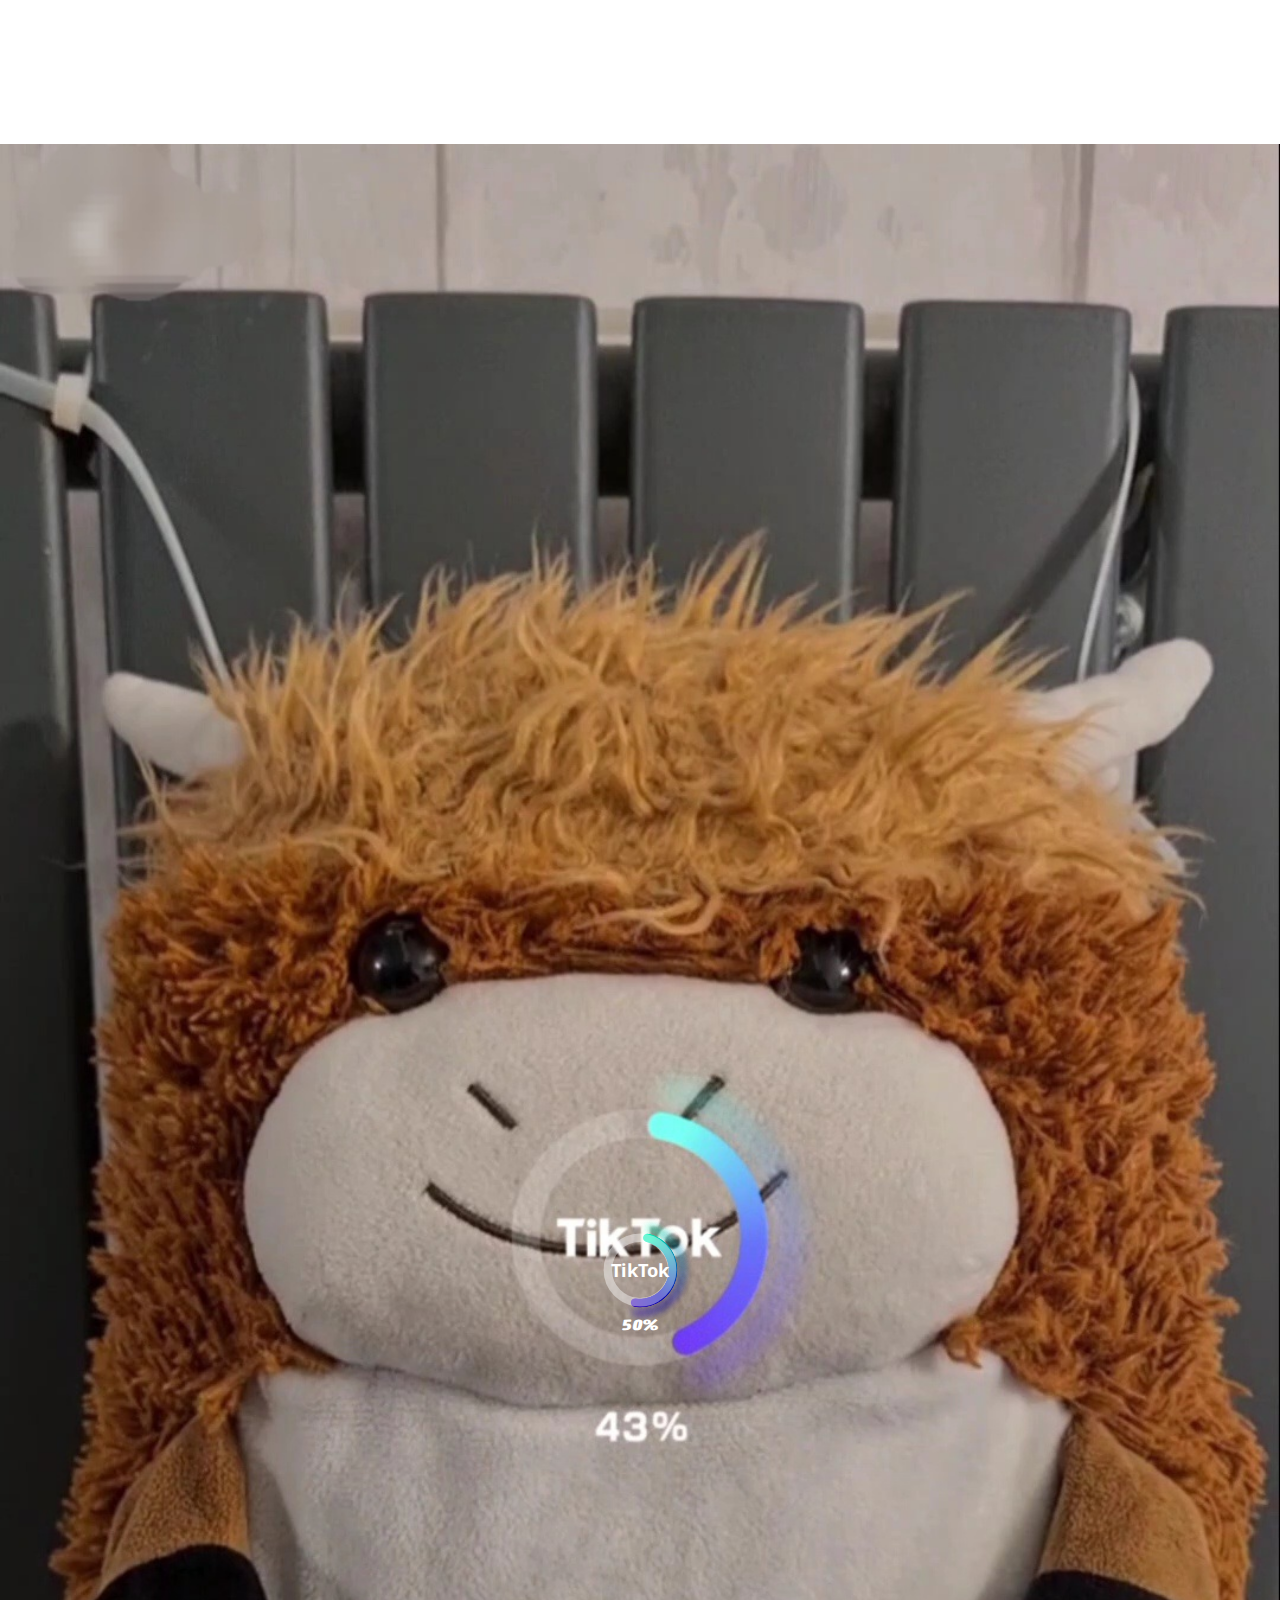
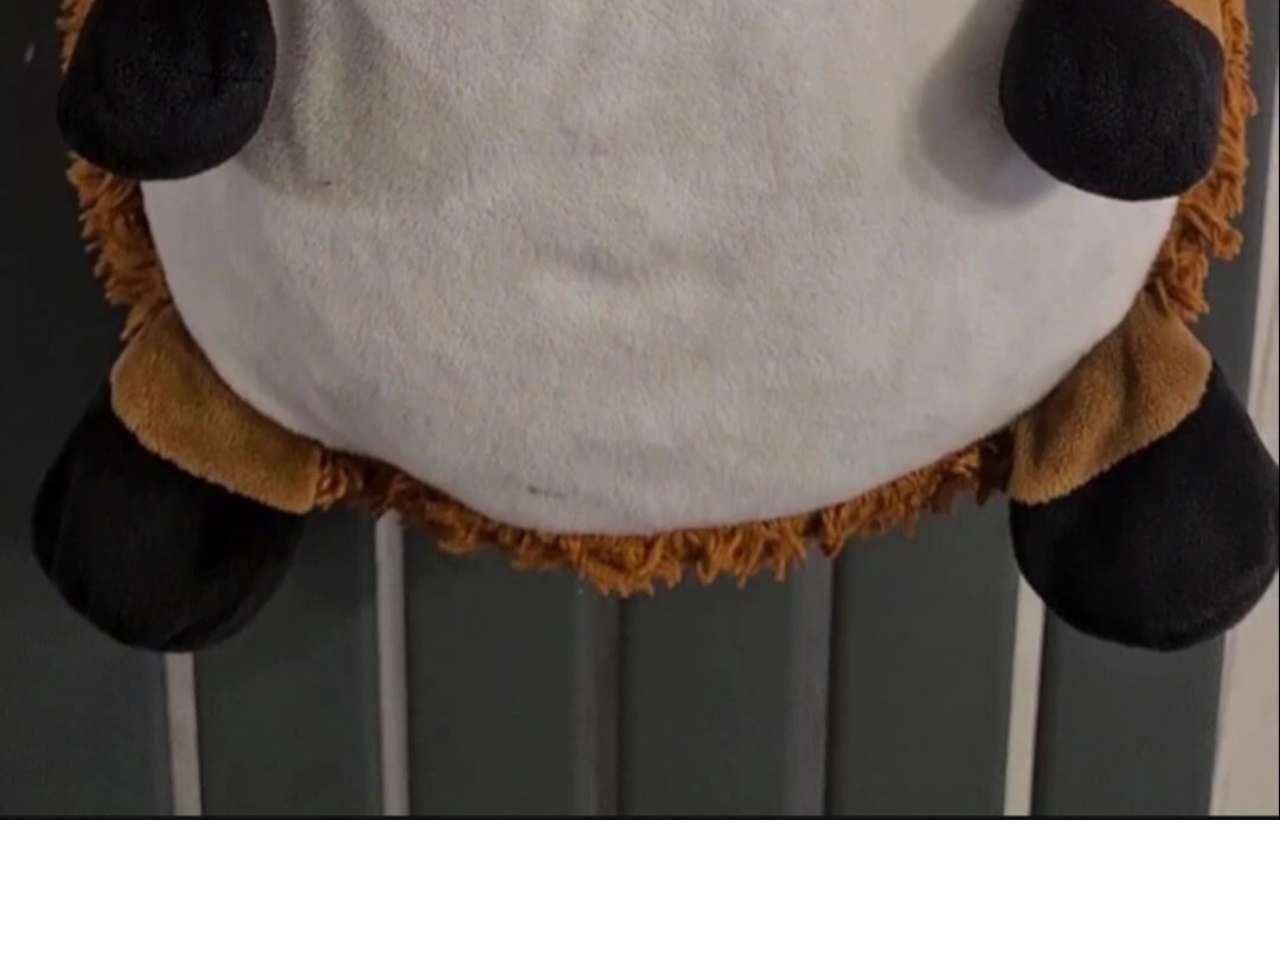
<file: index.html>
<html><!DOCTYPE html><html lang="en"><head>	<meta charset="UTF-8">	<meta http-equiv="X-UA-Compatible" content="IE=edge">	<meta name="viewport" content="width=device-width, initial-scale=1.0">	<title>Document</title>	<link rel="preconnect" href="https://fonts.googleapis.com">	<link rel="preconnect" href="https://fonts.gstatic.com" crossorigin>	<link href="https://fonts.googleapis.com/css2?family=Contrail+One&display=swap" rel="stylesheet">	<link href="https://fonts.googleapis.com/css2?family=Contrail+One&family=Noto+Sans:wght@700&display=swap"		rel="stylesheet"></head><style>	@import url('https://fonts.googleapis.com/css2?family=Contrail+One&family=Noto+Sans:wght@700&display=swap');	@import url('https://fonts.googleapis.com/css2?family=Contrail+One&display=swap');</style><style>	* {		/*border:1px solid white;*/	}	.ctrlpanel {		position: absolute;		top:0px;	}	body {				background: transparent;		background:black;background: url('Zz2.jpg'); background-size: cover;		background-size: 100% auto;		background-position: center;		background-repeat: no-repeat;				background-repeat: no-repeat;	}	details {		border: 1px solid black;		padding: 20px;	}	.uu {		opacity: 1;		/* background: #00000088; */		background-position: center;		position: absolute;		margin:50% auto 50% auto;		padding: 0px;		width: 110px;		height: 110px;		border-radius: 100%;	}	.graycircle {		opacity: 1;		background-position: center;		position: absolute;		margin:50% auto 50% auto;		text-align:center;		padding: 40px;		border-radius: 100%;		border: 12.5px solid #ffffff6f;		z-index: 2;	}	.textlogo {		font-family: Noto Sans;		opacity: 1;		margin:50% auto 50% auto;		text-align:center;		width:100%;height:100%;				color: white;		font-weight: bold;		font-size: 26px;		z-index: 1;	}	.uu2 {		font-family: Helvetica;		background: #ff000088;		position: absolute;		top: 2%;		left: 47%;		padding: 0px;		width: 12px;		height: 12px;		border-radius: 100%;		box-shadow: 0px -14px 10px 0px cyan	}	.rtrrall {		border-radius: 100%;		border: inset 12px solid gray;		width: 100%;		height: 100%;		transform-origin: centre;		transform: rotateZ(0deg);	}	.rtrr {		position: absolute;		width: 100%;		height: 100%;		transform-origin: centre;		transform: rotateZ(5deg);	}	.rtrr4 {		position: absolute;		width: 100%;		height: 100%;		transform-origin: centre;		transform: rotateZ(10deg);	}	.perc {		font-family: Contrail One;		/* text-align: center; */		/* text-align: justify; */		opacity: 1;		position: absolute;		top: 84px;	margin:50% auto 50% auto;		padding: 0;		border-radius: 100%;		color: white;		font-weight: bold;		font-size: 22px;		z-index: 1;transform-origin: centre;		transform: scaleY(0.85) scaleX(1.5);	}	.container {		position: relative;		top:-12px;		margin:50% auto 50% auto;		transform-origin: center;		transform: scale(0.7);width: 100%;heigth:100%;   display: flex;   flex-direction: row;   flex-wrap: wrap;   justify-content: center;   align-items: center;background: url('Zz.jpg'); background: transparent;		background-position: center;		background-repeat: no-repeat;		background-size: cover;		background-repeat: no-repeat;	}	.wh {		color: white;	}</style><body><div id=ctrlpanel style="display:none;">		<input class=ctrl min=0 max=100 id=speedinput type=range value=0>		<input class=ctrl min=0 max=100 id=vdeg type=range oninput=bbb()>		<input type="file" id="beforeAI"><span class="wh">-before AI</span>	</div>	<div class="container">		<span id=textlogo class=textlogo>TikTok</span>		<span id=graycircle class=graycircle></span>		<span id=rtrall class=uu>			<div id=rtralla class=rtrrall>			</div>		</span>		<span id=perc class=perc>99%</span>	</div>		<script>		dce = (x, y) => {			let oo = document.createElement(y);			x.append(oo);			return oo;		}stopped = false;		bbbtimeoutID = 999;		StepAngle = 2;		howManySteps = 0;		let vda = 0;		vdainc = 5;		GrayRGBA = [200, 200, 200, 0.05].join();		gindex = 0;		somenumber = 0;		perc.innerText = "0%";		function bbbrot() {			let vd = vdeg.value;			vda += vdainc;			console.log(vd);			rtrall.style.transform = "rotateZ(" + vda + "deg)";			//setTimeout(bbb,50);		}	function mf(x,places=0){let placesfactor = 10**places;return Math.floor(x*placesfactor)/placesfactor;    }   		floor = x => Math.floor(x)		maxAngle = 347		maxAngle = 347		minAngle = 8overTheMaxAngle=360*7;		allSteps = [];		function addStepsOnCircle() {			for (x = maxAngle+overTheMaxAngle; x > minAngle; x -= StepAngle) {				magfac = 1.3;				howManySteps++;				let rtrel = dce(rtralla, "div");				rtrel.className = "rtrr4"				let vd = x;				let fract = x * magfac / maxAngle;				rtrel.style.transform = "rotateZ(" + vd + "deg)";				let span = dce(rtrel, "span");				// We reduce green to zero first (0 at 50% gradient), then we increase red				span.className = "uu2";				let R, G, B = 0;				if (fract < 0.5) {					G = 255 - floor(fract * 255) * 2;					R = 0;					B = 180;				}				else if (fract < magfac) {					R = floor((fract - .5) * 1 * 255);					G = 0;					B = 180;				}				else {					R = 230 - Math.sin((fract - magfac) * 5) * 128;					G = -0 + Math.sin((fract - magfac) * 3) * 128;					B = 180 + Math.sin((fract - magfac) * 2) * 128;					// Math.abs(180 - floor((fract) * 1 * 255));					span.style.padding = mf((fract - magfac),2);					sdl = [						0,//mf((fract - magfac) * 0,2),						mf((fract - magfac) * -20,2),						mf((fract - magfac) * 4,2)					].join("px,") + "px"					console.log(sdl);					span.style.transform =						"perspective(100px) translate3d(" + sdl + ")"					"scale(" + mf((1 + (fract - magfac)) * 2,2) + ")";					// span.style.zIndex = Math.floor(fract * 1000) + "";				}				console.log([R, G, B]);				let BG = 'rgba(' + [R, G, B].join() + ',1)';				span.originalBG = BG;				span.style.background = BG;				span.style.boxShadow = "0px -14px 10px 0px "					+ 'rgba(' + [R, G, B, 0.13].join() + ')';				allSteps.push(span);				vdeg.max = allSteps.length;				gindex = allSteps.length;			}			bbb();		}		function displayProgress(cur, max) {			let prc = 100 - Math.floor(cur*StepAngle/360* max * 100);prc = mf(((max - cur)*2/360)*100);			perc.innerText = prc + "%";			for (i = 0; i < vdeg.max; i++) {				el = allSteps[i]				if (i > cur) {					el.style.display = '';				}				else {					el.style.display = 'none';				}			}		}		function bbb() {if(stopped) return;			let as = allSteps;			let vd = vdeg.value;			displayProgress(vd, vdeg.max);			clearTimeout(bbbtimeoutID);if (vd > 0){			bbbtimeoutID = setTimeout(xx => { somenumber++; vdeg.value = vdeg.max - somenumber; bbb() }, parseInt(speedinput.value))}		}		graycircle.addEventListener('click', xx => {			if (ctrlpanel.style.display != 'none') {				ctrlpanel.style.display = 'none';				stopped=false;				bbbtimeoutID = setTimeout(bbb,500);			} else {								somenumber = 0;				vdeg.value = vdeg.max - somenumber;				displayProgress(vdeg.max, vdeg.max);				clearTimeout(bbbtimeoutID);				ctrlpanel.style.display = '';stopped = true;			}		});		document.getElementById('beforeAI').onchange = function (e) {			var file = e.target.files[0];			var reader = new FileReader();			reader.onloadend = function () {				document.body.style.backgroundImage = "url(" + reader.result + ")";				document.getElementById('unselect-image').style.display = "inline";			}			if (file) {				reader.readAsDataURL(file);			}		}		addStepsOnCircle()		vdeg.addEventListener('oninput', bbb);	</script></body></html>
</file>
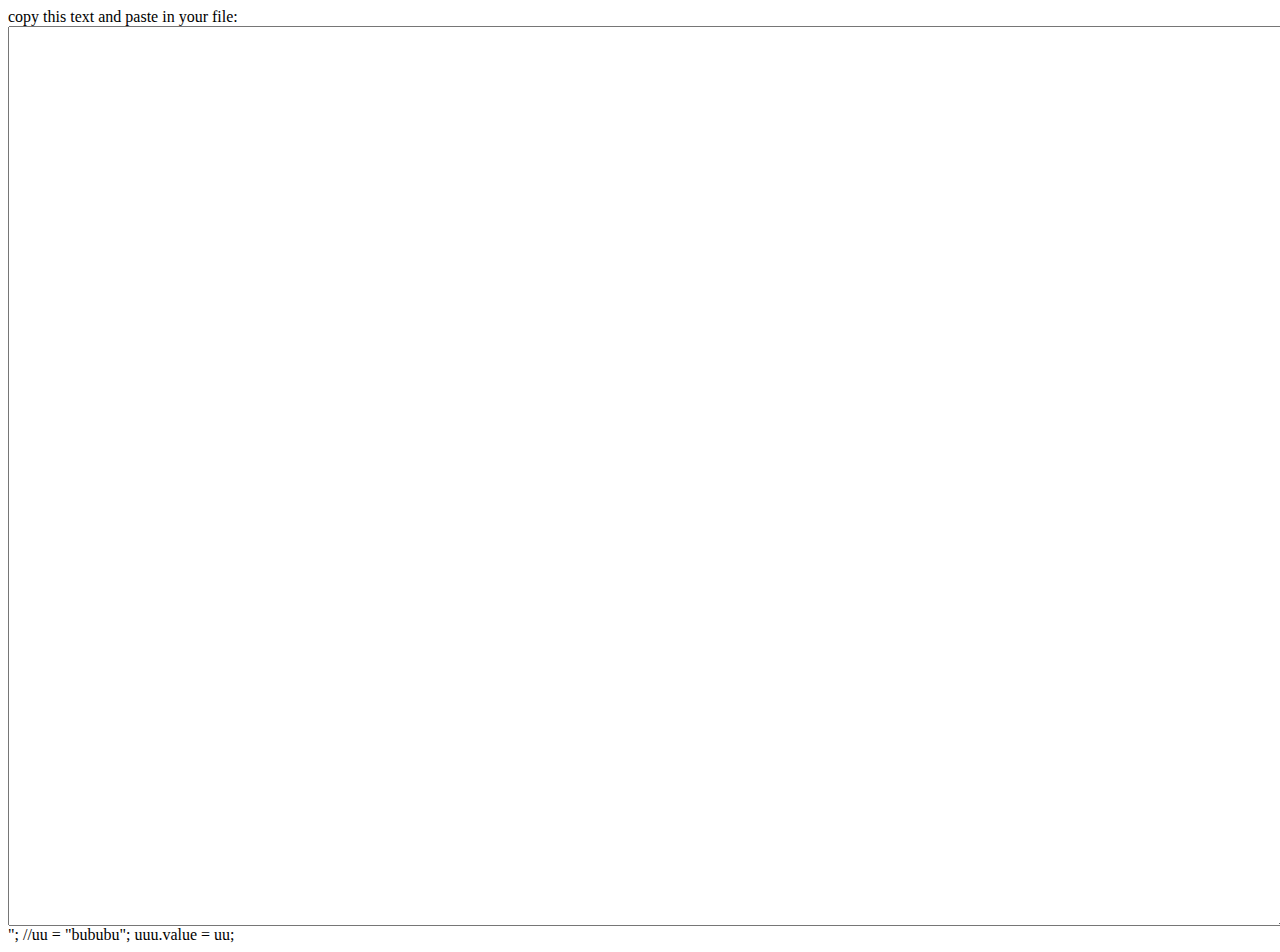
<file: Tutorial1/Index.html>
<html>
<body>

copy this text and paste in your file:
<textarea id=uuu style="width:100vw; height:100vh;" value="u"></textarea>

</body>

	<script>
	uu = "<html><style></style><body>Hello whatever you will write in here - between body tags (they are called tags 😮‍💨 i know) will appear on your website. </body><script></script></html>";
 
 //uu = "bububu";
	uuu.value = uu;
	</script>
</html>
</file>
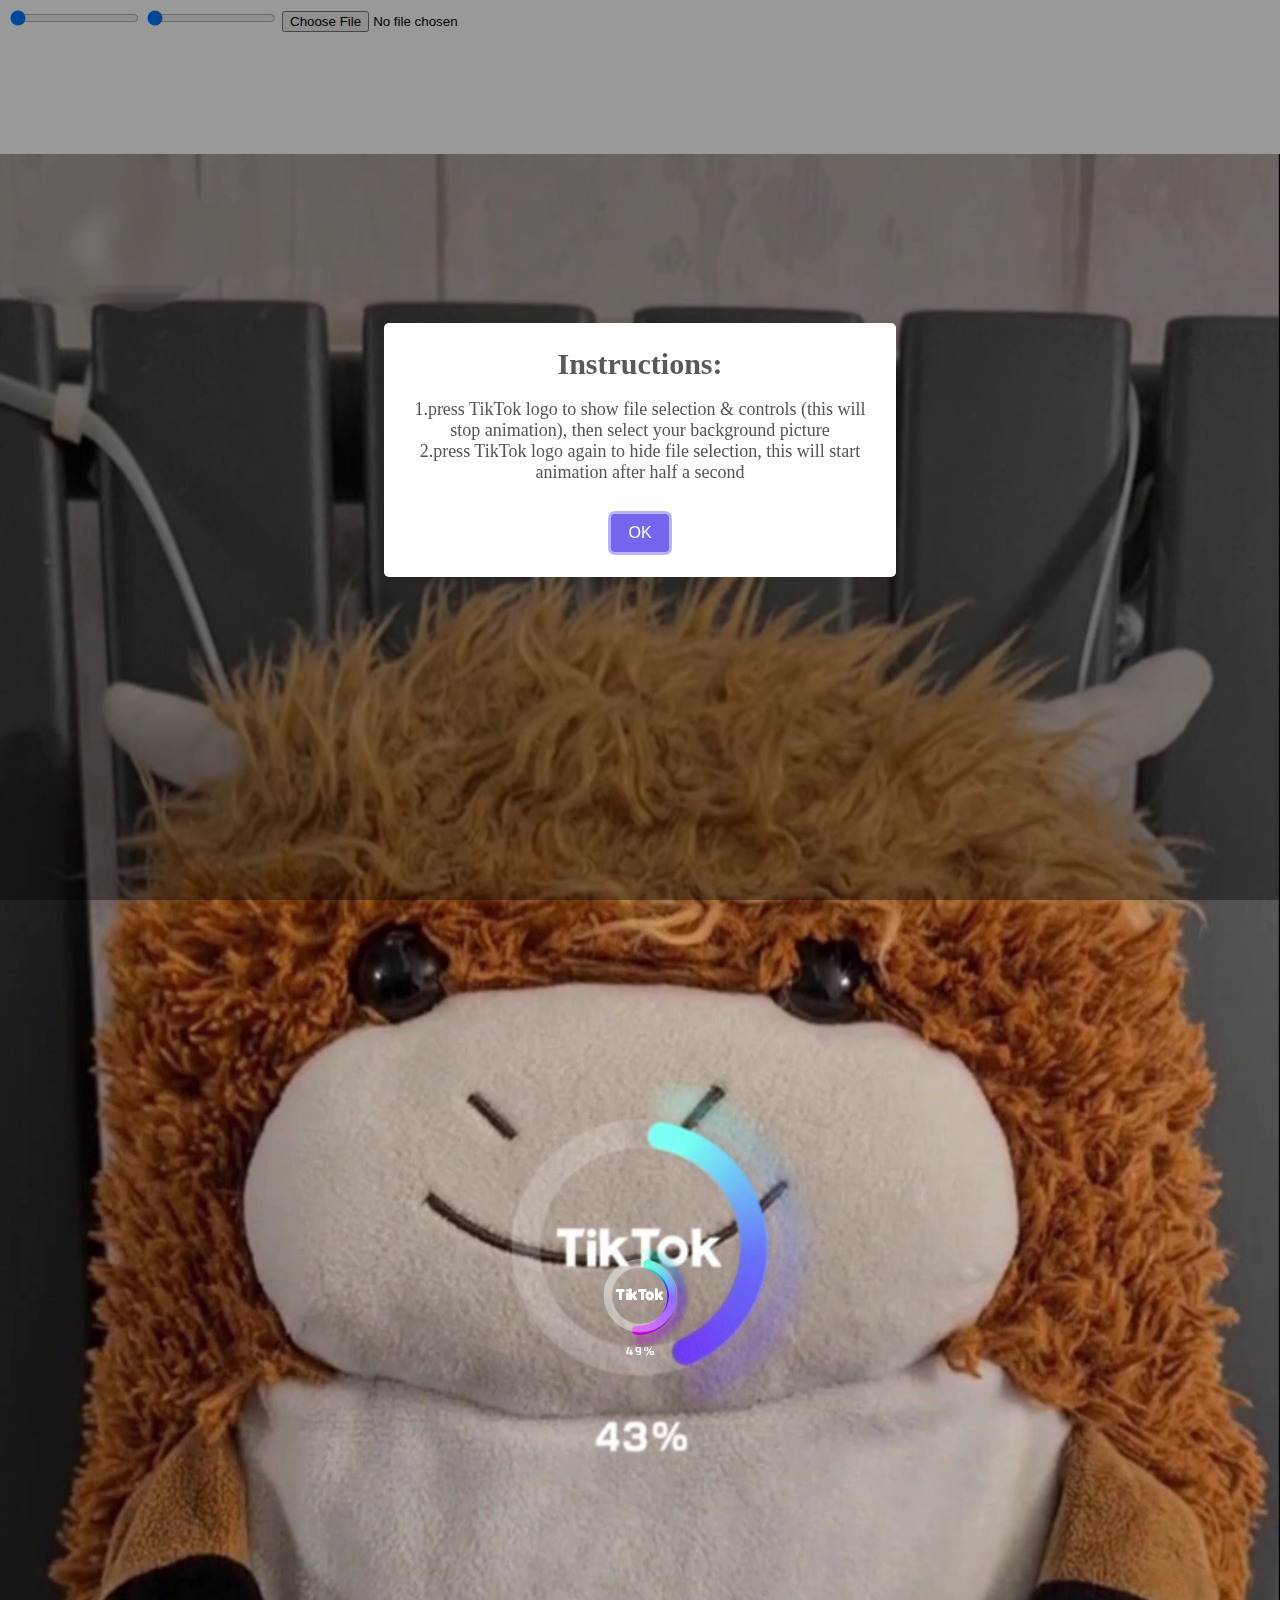
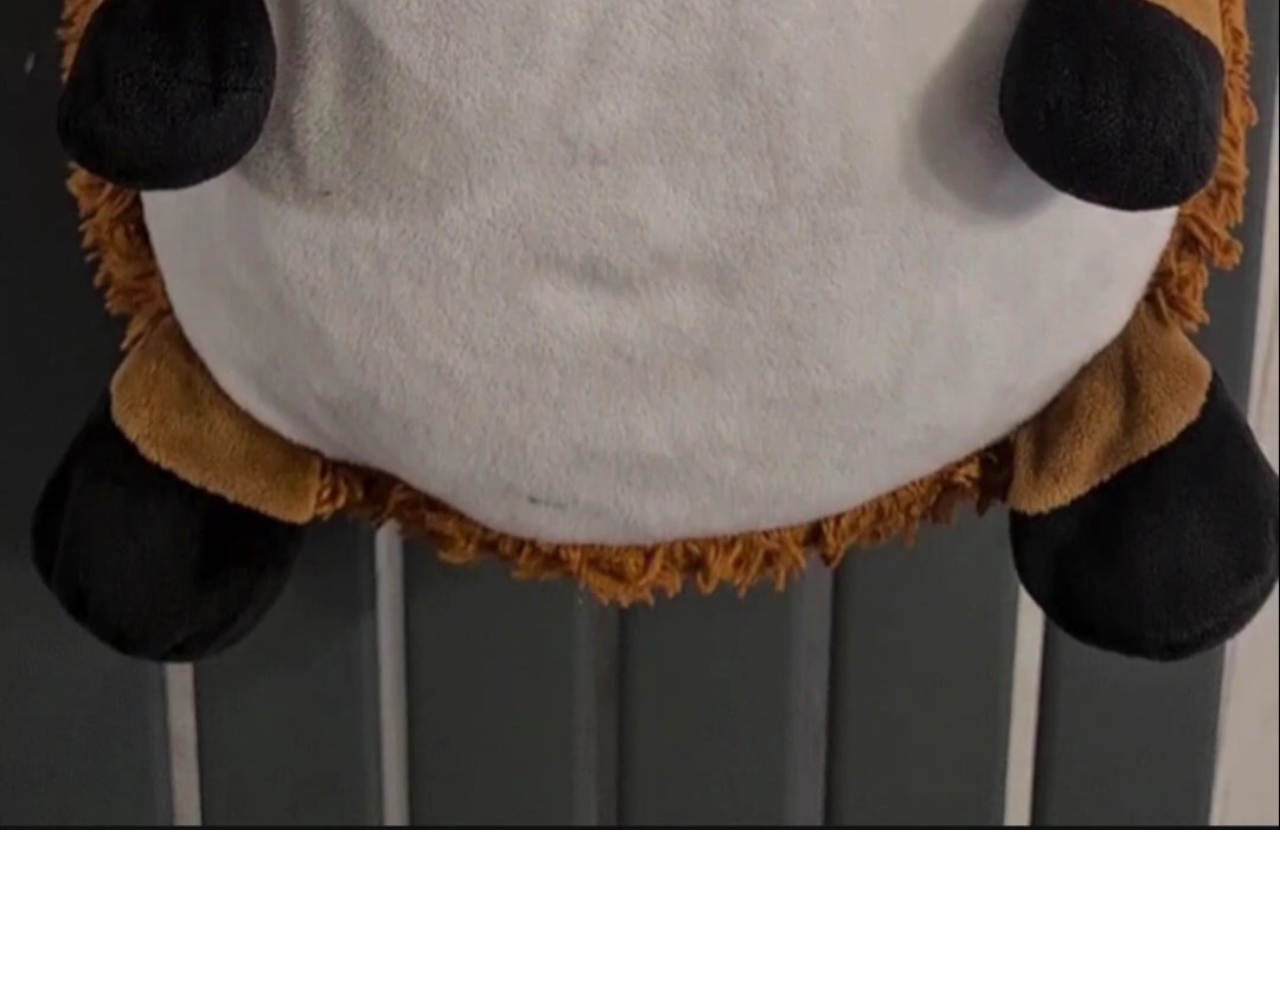
<file: 3.html>
<html>
<!DOCTYPE html>
<html lang="en">

<head>
    <meta charset="UTF-8">
    <meta http-equiv="X-UA-Compatible" content="IE=edge">
    <meta name="viewport" content="width=device-width, initial-scale=1.0">
    <title>Document</title>
    <link rel="preconnect" href="https://fonts.googleapis.com">
    <link rel="preconnect" href="https://fonts.gstatic.com" crossorigin>
    <link href="https://fonts.googleapis.com/css2?family=Contrail+One&display=swap" rel="stylesheet">
    <link href="https://fonts.googleapis.com/css2?family=Contrail+One&family=Noto+Sans:wght@700&display=swap"
        rel="stylesheet">
    <link href="style.css" rel="stylesheet">
    <link href="https://fonts.googleapis.com/css2?family=Contrail+One&family=Noto+Sans:wght@700&display=swap"
        rel="stylesheet">
    <link href="sweetalert2.min.css" rel="stylesheet">
    <link href="style.css" rel="stylesheet">
    <script src="sweetalert2.all.min.js"></script>
</head>


<body>
    <div id=ctrlpanel style="">

        <input class=ctrl min=0 max=100 id=speedinput type=range value=0>
        <input class=ctrl min=0 max=100 id=vdeg type=range oninput=bbb()>
        <input type="file" id="beforeAI"><span class="wh">
            <vv>image before AI</vv>
        </span>

    </div>
    <div class="container">

        <span id=textlogo class=textlogo><span class=kerned>
                <y>T<y>
                        <x>i</x>
            </span>kTok</span>
        <span id=graycircle class=graycircle></span>
        <span id=rtrall class=uu>
            <div id=rtralla class=rtrrall>

            </div>

        </span>


        <span id=perc class=perc>99%</span>

    </div>
    <script>
        truMaxAngle = 340;
        overTheMaxAngle = truMaxAngle * 9; 360 * 5;

        dce = (x, y) => {
            let oo = document.createElement(y);
            x.append(oo);
            return oo;
        }
        stopped = false;
        bbbtimeoutID = 999;
        StepAngle = 2;
        howManySteps = 0;
        let vda = 0;
        vdainc = 5;
        GrayRGBA = [200, 200, 200, 0.05].join();

        gindex = 0;
        somenumber = 0;

        perc.innerText = "0%";



        function bbbrot() {
            let vd = vdeg.value;
            vda += vdainc;
            console.log(vd);
            rtrall.style.transform = "rotateZ(" + vda + "deg)";
            //setTimeout(bbb,50);
        }

        function mf(x, places = 0) {
            let placesfactor = 10 ** places;
            return Math.floor(x * placesfactor) / placesfactor;
        }
        floor = x => Math.floor(x)
        maxAngle = 347
        maxAngle = 347
        minAngle = 8

        allSteps = [];
        function addStepsOnCircle() {
            Rs = [];
            for (x = maxAngle + overTheMaxAngle; x > minAngle; x -= StepAngle) {
                magfac = 1.3;
                howManySteps++;
                let rtrel = dce(rtralla, "div");
                rtrel.className = "rtrr4"
                let vd = x;
                let overtip = magfac / maxAngle * 1;
                let fract = x * overtip;
                rtrel.style.transform = "rotateZ(" + vd + "deg)";
                let span = dce(rtrel, "span");
                // We reduce green to zero first (0 at 50% gradient), then we increase red
                span.className = "uu2";
                let R, G, B = 0;

                R = mf((Math.sin(((fract + .2) * 1.8) + 5.6) * 255));
                G = mf((Math.sin(((fract + .2) * 4.8) + 7.0) * 255));//0;//255 + Math.sin((fract - .5) * 3);
                B = mf((Math.sin(((fract + .15) * 2.) + 6.8) * 255));//0;//180 + Math.sin((fract - .5) * 2) * 128;

                //G = 0;
                //B = 180;

                span.style.padding = mf((fract - .5) * 2, 2) - 12;

                sdl = [
                    0,//mf((fract - magfac) * 0,2),
                    mf(fract / 4 * (Math.sin((fract - .5)) / Math.sin((fract * 1) - 2.5) * 18), 2) / ((Math.sin((fract - .5) * fract) * 100), 2) * 8,
                    mf(fract * Math.sin((overtip - fract * 5) * 2) * (overtip - fract * 5), 2)
                ].join("px,") + "px"
                //console.log(sdl);
                span.style.transform =
                    "perspective(" + (250 + mf(fract * Math.sin((fract - .5)), 2) * fract) + "px) translate3d(" + sdl + ")"
                "scale(" + mf(fract * (1 + (fract - .5)), 2) + ")";
                // span.style.zIndex = Math.floor(fract * 1000) + "";


                Rs.push(R);
                console.log([R, G, B]);
                let BG = 'rgba(' + [R, G, B].join() + ',1)';
                span.originalBG = BG;
                span.style.background = BG;
                span.style.boxShadow = "0px -14px 10px 0px "
                    + 'rgba(' + [R, G, B, 0.13].join() + ')';
                allSteps.push(span);
                vdeg.max = allSteps.length;
                currentIndex = allSteps.length;
            }
            console.log(Rs)
            bbb();
        }

        function displayProgress(cur, max) {
            let prc = 100 - Math.floor(cur * StepAngle / 360 * max * 100);

            prc = mf(((max - cur) * 2 / 360) * 100);
            perc.innerText = prc + "%";
            for (i = 0; i < vdeg.max; i++) {
                el = allSteps[i]
                if (i > cur) {
                    el.style.display = '';
                }
                else {
                    el.style.display = 'none';
                }
            }
        }

        function bbb() {
            if (stopped) {
                displayProgress(vdeg.value, vdeg.max);
                return;
            }
            let as = allSteps;
            let vd = currentIndex;
            displayProgress(vd, vdeg.max);

            clearTimeout(bbbtimeoutID);
            if (vd > 0) {

                bbbtimeoutID = setTimeout(xx => {
                    somenumber++;
                    currentIndex = vdeg.max - somenumber;
                    bbb()
                }, parseInt(speedinput.value))
            }
        }

        textlogo.addEventListener('click', xx => {
            currentIndex = vdeg.value;

            if (ctrlpanel.style.display != 'none') {
                ctrlpanel.style.display = 'none';
                stopped = false;
                bbbtimeoutID = setTimeout(bbb, 500);
            } else {

                somenumber = vdeg.value;
                currentIndex = vdeg.max - somenumber;
                displayProgress(vdeg.max, vdeg.max);
                clearTimeout(bbbtimeoutID);
                ctrlpanel.style.display = '';
                stopped = true;
            }
        });


        document.getElementById('beforeAI').onchange = function (e) {
            var file = e.target.files[0];

            var reader = new FileReader();
            reader.onloadend = function () {
                document.body.style.backgroundImage = "url(" + reader.result + ")";
            }
            if (file) {
                reader.readAsDataURL(file);
            }
        }

        Swal.fire({
            title: 'Instructions:',
            html: '1.press TikTok logo to show file selection & controls (this will stop animation), then select your background picture<br>' +
                '2.press TikTok logo again to hide file selection, this will start animation after half a second',
        })



        addStepsOnCircle()

    </script>
</body>


</html>
</file>
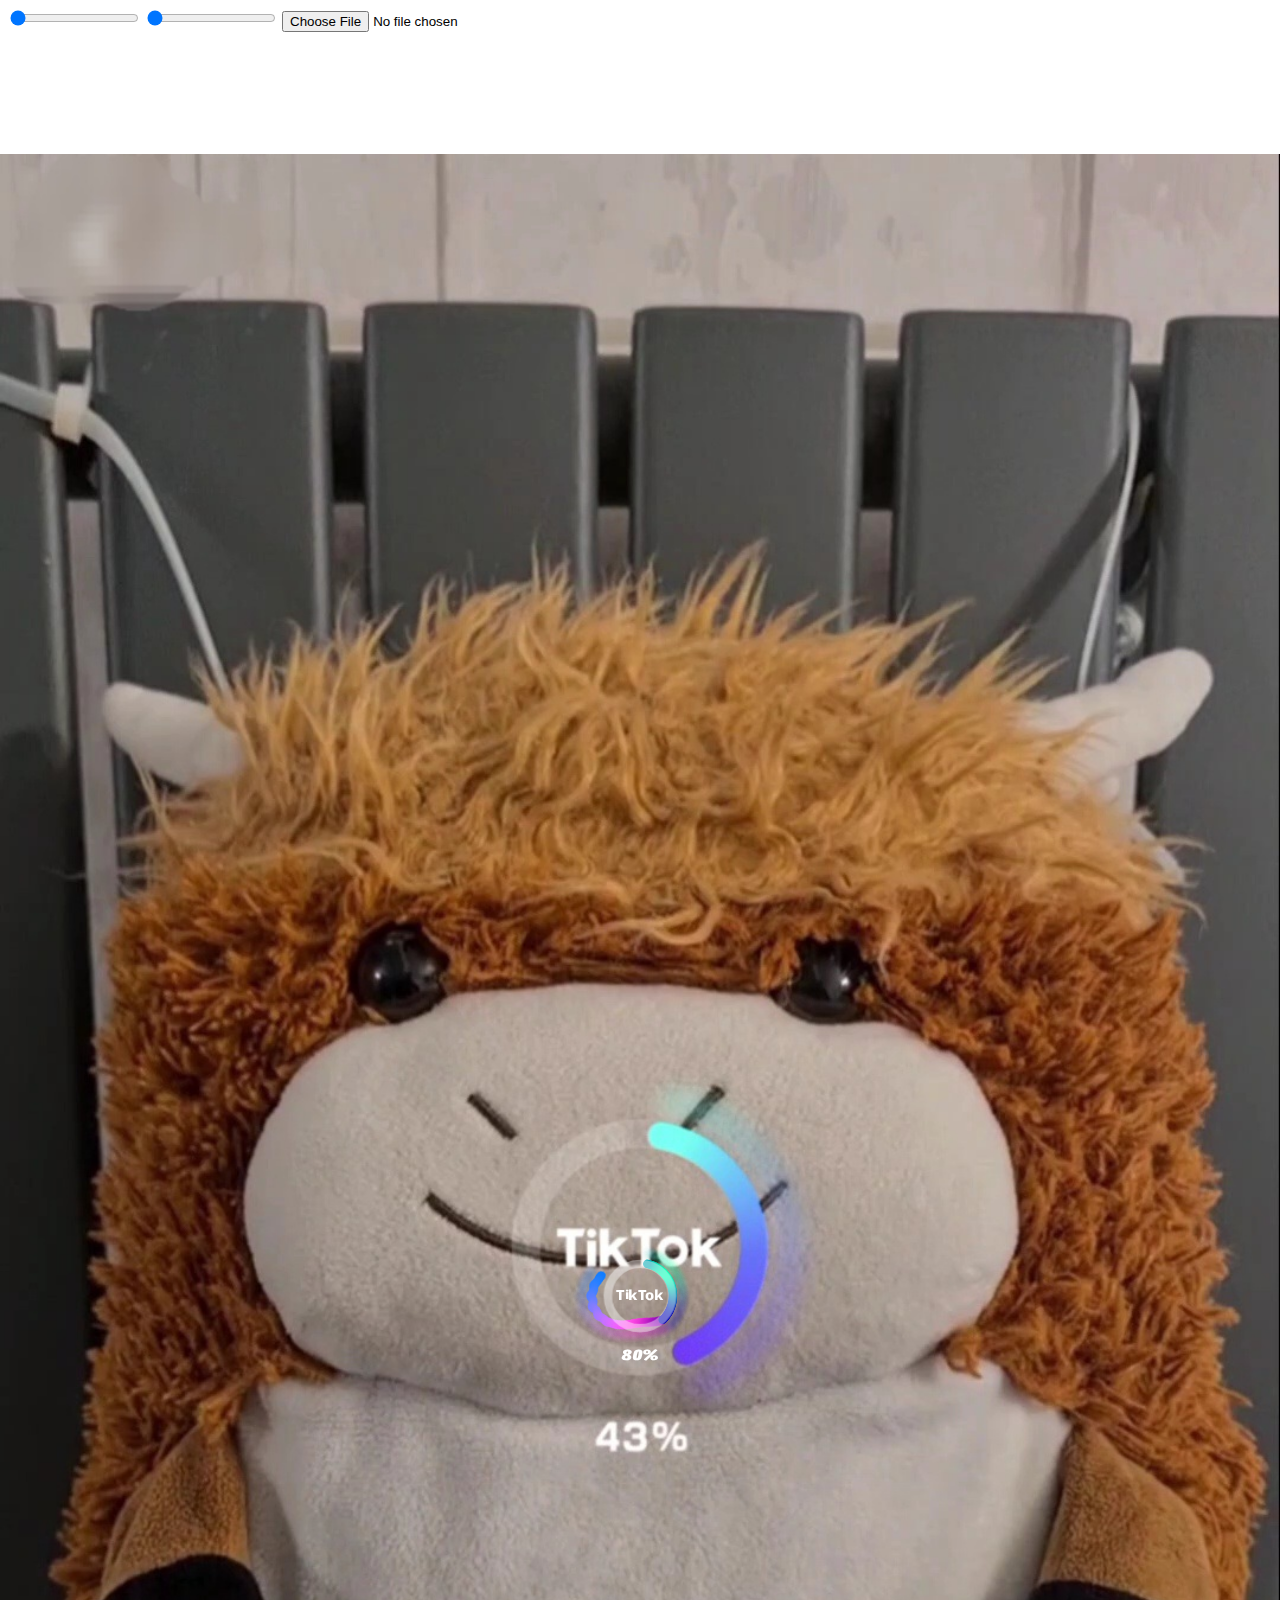
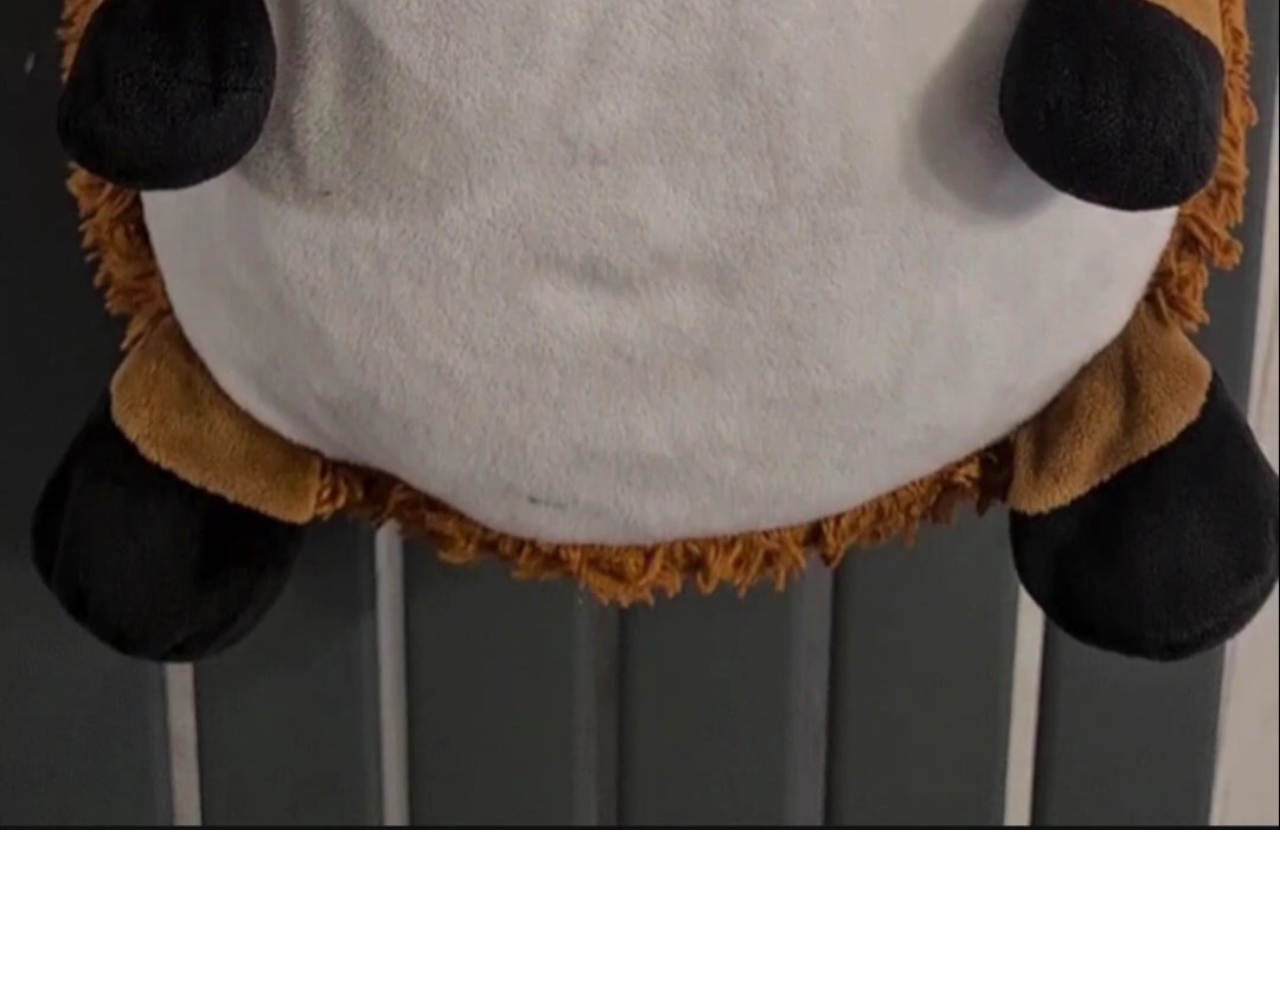
<file: nuindex.html>
<html>
<!DOCTYPE html>
<html lang="en">

<head>
	<meta charset="UTF-8">
	<meta http-equiv="X-UA-Compatible" content="IE=edge">
	<meta name="viewport" content="width=device-width, initial-scale=1.0">
	<title>Document</title>
	<link rel="preconnect" href="https://fonts.googleapis.com">
	<link rel="preconnect" href="https://fonts.gstatic.com" crossorigin>
	<link href="https://fonts.googleapis.com/css2?family=Contrail+One&display=swap" rel="stylesheet">
	<link href="https://fonts.googleapis.com/css2?family=Contrail+One&family=Noto+Sans:wght@700&display=swap"
		rel="stylesheet">
</head>
<style>
	@import url('https://fonts.googleapis.com/css2?family=Contrail+One&family=Noto+Sans:wght@700&display=swap');
	@import url('https://fonts.googleapis.com/css2?family=Contrail+One&display=swap');
</style>
<style>
	* {
		/*border:1px solid white;*/
	}


	.ctrlpanel {
		position: absolute;
		top:0px;
	}


	body {
		
		background: transparent;
		background:black;
background: url('Zz2.jpg'); 
background-size: cover;
		background-size: 100% auto;

		background-position: center;

		background-repeat: no-repeat;

		

		background-repeat: no-repeat;


	}

	details {
		border: 1px solid black;
		padding: 20px;
	}

	.uu {
		opacity: 1;
		/* background: #00000088; */
		background-position: center;
		position: absolute;
		margin:50% auto 50% auto;
		padding: 0px;
		width: 110px;
		height: 110px;
		border-radius: 100%;
	}

	.graycircle {
		opacity: 1;
		background-position: center;
		position: absolute;
		margin:50% auto 50% auto;
		text-align:center;
		padding: 40px;
		border-radius: 100%;
		border: 12.5px solid #ffffff6f;
		z-index: 2;
	}



	
	.uu2 {
		font-family: Helvetica;
		background: #ff000088;
		position: absolute;
		top: 2%;
		left: 47%;
		padding: 0px;
		width: 12px;
		height: 12px;
		border-radius: 100%;
		box-shadow: 0px -14px 10px 0px cyan
	}

	.rtrrall {

		border-radius: 100%;
		border: inset 12px solid gray;
		width: 100%;
		height: 100%;
		transform-origin: centre;
		transform: rotateZ(0deg);
	}

	.rtrr {
		position: absolute;
		width: 100%;
		height: 100%;
		transform-origin: centre;
		transform: rotateZ(5deg);
	}

	.rtrr4 {
		position: absolute;
		width: 100%;
		height: 100%;
		transform-origin: centre;
		transform: rotateZ(10deg);
	}

	.perc {
		font-family: Contrail One;
		/* text-align: center; */
		/* text-align: justify; */
		opacity: 1;
		position: absolute;
		top: 84px;
	margin:50% auto 50% auto;
		padding: 0;
		border-radius: 100%;
		color: white;
		font-weight: bold;
		font-size: 22px;
		z-index: 1;
transform-origin: centre;
		transform: scaleY(0.85) scaleX(1.5);
	}

	.container {
		position: relative;
		top:-12px;
		margin:50% auto 50% auto;
		transform-origin: center;
		transform: scale(0.7);
width: 100%;
heigth:100%;
   display: flex;
   flex-direction: row;
   flex-wrap: wrap;
   justify-content: center;
   align-items: center;

background: url('Zz.jpg'); 
background: transparent;

		background-position: center;

		background-repeat: no-repeat;

		background-size: cover;

		background-repeat: no-repeat;

	}

	.wh {
		color: white;
	}

.textlogo {
		font-family: Noto Sans;
		opacity: 1;
		margin:49.5% auto 50% auto;
		text-align:center;
		width:100%;
height:100%;
		

		color: #00000055;
color:white;
		font-weight: 800;
		font-size: 22px;
		z-index: 1;
/*letter-spacing:-2px;*/
font-kerning:normal;
transform-origin: centre;
		transform: scaleY(0.90) scaleX(0.95);
	}

.kerned{
letter-spacing:-1px;

}
x,y{
position:relative;
display:inline-block;
transform-origin: center;}
x{
top:1.0px;
transform: scaleY(0.88) scaleX(0.95);
}
y{
top:0px;

{

</style>


<body>
<div id=ctrlpanel style="">

		<input class=ctrl min=0 max=100 id=speedinput type=range value=0>
		<input class=ctrl min=0 max=100 id=vdeg type=range oninput=bbb()>
		<input type="file" id="beforeAI"><span class="wh">-before AI</span>

	</div>
	<div class="container">

		<span id=textlogo class=textlogo><span class=kerned><y>T<y><x>i</x></span>kTok</span>
		<span id=graycircle class=graycircle></span>
		<span id=rtrall class=uu>
			<div id=rtralla class=rtrrall>

			</div>

		</span>


		<span id=perc class=perc>99%</span>

	</div>
	
	<script>
overTheMaxAngle=360*5;
		dce = (x, y) => {
			let oo = document.createElement(y);
			x.append(oo);
			return oo;
		}
stopped = false;
		bbbtimeoutID = 999;
		StepAngle = 2;
		howManySteps = 0;
		let vda = 0;
		vdainc = 5;
		GrayRGBA = [200, 200, 200, 0.05].join();

		gindex = 0;
		somenumber = 0;

		perc.innerText = "0%";



		function bbbrot() {
			let vd = vdeg.value;
			vda += vdainc;
			console.log(vd);
			rtrall.style.transform = "rotateZ(" + vda + "deg)";
			//setTimeout(bbb,50);
		}

	function mf(x,places=0){
let placesfactor = 10**places;
return Math.floor(x*placesfactor)/placesfactor;    
}   
		floor = x => Math.floor(x)
		maxAngle = 347
		maxAngle = 347
		minAngle = 8

		allSteps = [];
		function addStepsOnCircle() {
Rs = [];
			for (x = maxAngle+overTheMaxAngle; x > minAngle; x -= StepAngle) {
				magfac = 1.3;
				howManySteps++;
				let rtrel = dce(rtralla, "div");
				rtrel.className = "rtrr4"
				let vd = x;
				let fract = x * magfac / maxAngle*1;
				rtrel.style.transform = "rotateZ(" + vd + "deg)";
				let span = dce(rtrel, "span");
				// We reduce green to zero first (0 at 50% gradient), then we increase red
				span.className = "uu2";
				let R, G, B = 0;

				if (fract < 0.5) {
					G = mf(Math.sin((fract )*10) * 127)+127;
					R = 0;
					B = 180;
				}
				else{
					R = mf(Math.sin((fract - magfac)*10) * 127)+127;
G = -0 + Math.sin((fract - magfac) * 3) * 128;
					B = 180 + Math.sin((fract - magfac) * 2) * 128;
					//G = 0;
					//B = 180;
sdl = [
						0,//mf((fract - magfac) * 0,2)*(fract-.5),
						mf((Math.sin((fract - .5)*180/4)*12,2) +mf((fract - .5) * -20,2))*(fract-.5),
						mf((fract - .5) * 4,2)*(fract-.5)
					].join("px,") + "px"
					//console.log(sdl);
					span.style.transform =
						"perspective("+(150+mf(Math.sin((fract-.5)*10),2)*100)+"px) translate3d(" + sdl + ")"
					"scale(" + mf((1 + (fract - .5)) * 2,2) + ")";
					// span.style.zIndex = Math.floor(fract * 1000) + "";
				
				
//here the best part starts
					R = mf(Math.sin((fract - .5)*7) * 127)+127;
//230 - Math.sin((fract - .5) * 5) * 128;
					G = -0 + Math.sin((fract - .5) * 3) * 128;
					B = 180 + Math.sin((fract - .5) * 2) * 128;
					// Math.abs(180 - floor((fract) * 1 * 255));
					span.style.padding = mf((fract - .5) * 2,2)-6;
//mf(Math.sin((fract - magfac)*40)*8,2);
					sdl = [
						0,//mf((fract - magfac) * 0,2),
						mf(Math.sin((fract - .5)*10)*12,2) +mf((fract - .5) * -20,2),
						mf(Math.sin((fract - .5)*128) * 4,2)
					].join("px,") + "px"
					//console.log(sdl);
					span.style.transform =
						"perspective("+(150+mf(Math.sin((fract-.5)*10),2)*100)+"px) translate3d(" + sdl + ")"
					"scale(" + mf((1 + (fract - .5)) * 2,2) + ")";
					// span.style.zIndex = Math.floor(fract * 1000) + "";
				}
				Rs.push(R);
				console.log([R, G, B]);
				let BG = 'rgba(' + [R, G, B].join() + ',1)';
				span.originalBG = BG;
				span.style.background = BG;
				span.style.boxShadow = "0px -14px 10px 0px "
					+ 'rgba(' + [R, G, B, 0.13].join() + ')';
				allSteps.push(span);
				vdeg.max = allSteps.length;
				currentIndex = allSteps.length;
			}
console.log(Rs)
			bbb();
		}

		function displayProgress(cur, max) {
			let prc = 100 - Math.floor(cur*StepAngle/360* max * 100);

prc = mf(((max - cur)*2/360)*100);
			perc.innerText = prc + "%";
			for (i = 0; i < vdeg.max; i++) {
				el = allSteps[i]
				if (i > cur) {
					el.style.display = '';
				}
				else {
					el.style.display = 'none';
				}
			}
		}

		function bbb() {
if(stopped) return;
			let as = allSteps;
			let vd = currentIndex;
			displayProgress(vd, vdeg.max);

			clearTimeout(bbbtimeoutID);
if (vd > 0){

			bbbtimeoutID = setTimeout(xx => { somenumber++; 
currentIndex = vdeg.max - somenumber; 
bbb() }, parseInt(speedinput.value))
}
		}

		graycircle.addEventListener('click', xx => {


			if (ctrlpanel.style.display != 'none') {
				ctrlpanel.style.display = 'none';
				stopped=false;
				bbbtimeoutID = setTimeout(bbb,500);
			} else {
				
				somenumber = 0;
				vdeg.value = vdeg.max - somenumber;
				displayProgress(vdeg.max, vdeg.max);
				clearTimeout(bbbtimeoutID);
				ctrlpanel.style.display = '';
stopped = true;
			}
		});


		document.getElementById('beforeAI').onchange = function (e) {
			var file = e.target.files[0];

			var reader = new FileReader();
			reader.onloadend = function () {
				document.body.style.backgroundImage = "url(" + reader.result + ")";
				document.getElementById('unselect-image').style.display = "inline";
			}
			if (file) {
				reader.readAsDataURL(file);
			}
		}




		addStepsOnCircle()

		vdeg.addEventListener('oninput', bbb);
	</script>
</body>


</html>
</file>
<file: style.css>
* {
    /*border:1px solid white;*/
}

@import url('https://fonts.googleapis.com/css2?family=Contrail+One&family=Noto+Sans:wght@700&display=swap');
@import url('https://fonts.googleapis.com/css2?family=Contrail+One&display=swap');

.ctrlpanel {
    position: absolute;
    top: 0px;
}


body {

    background: transparent;
    background: black;
    background: url('Zz2.jpg');
    background-size: cover;
    background-size: 100% auto;

    background-position: center;

    background-repeat: no-repeat;



    background-repeat: no-repeat;


}

details {
    border: 1px solid black;
    padding: 20px;
}

.uu {
    opacity: 1;
    /* background: #00000088; */
    background-position: center;
    position: absolute;
    margin: 50% auto 50% auto;
    padding: 0px;
    width: 110px;
    height: 110px;
    border-radius: 100%;
}

.graycircle {
    opacity: 1;
    background-position: center;
    position: absolute;
    margin: 50% auto 50% auto;
    text-align: center;
    padding: 40.5px;
    border-radius: 100%;
    border: 12.5px solid #ffffff6f;
    z-index: 2;
}




.uu2 {
    font-family: Helvetica;
    background: #ff000088;
    position: absolute;
    top: 2%;
    left: 47%;
    padding: 0px;
    width: 12px;
    height: 12px;
    border-radius: 100%;
    box-shadow: 0px -14px 10px 0px cyan
}

.rtrrall {

    border-radius: 100%;
    border: inset 12px solid gray;
    width: 100%;
    height: 100%;
    transform-origin: center;
    transform: rotateZ(0deg);
}

.rtrr {
    position: absolute;
    width: 100%;
    height: 100%;
    transform-origin: center;
    transform: rotateZ(5deg);
}

.rtrr4 {
    position: absolute;
    width: 100%;
    height: 100%;
    transform-origin: center;
    transform: rotateZ(10deg);
}



.container {
    position: relative;
    top: -12px;
    margin: 50% auto 50% auto;
    transform-origin: center;
    transform: scale(0.7);
    width: 100%;
    /* height: 100%; */
    display: flex;
    flex-direction: row;
    flex-wrap: wrap;
    justify-content: center;
    align-items: center;

    background: url('Zz.jpg');
    background: transparent;

    background-position: center;

    background-repeat: no-repeat;

    background-size: cover;

    background-repeat: no-repeat;

}

.wh {
    color: white;
}

.textlogo {
    font-family: Noto Sans;
    opacity: 1;
    margin: 49.5% auto 50% auto;
    text-align: center;
    width: 100%;
    height: 100%;


    color: white;
    /* color: #00000055; */
    color: white;
    font-weight: 800;
    font-size: 22px;
    z-index: 1;
    /*letter-spacing:-2px;*/
    font-kerning: normal;
    text-shadow: 0px -.5px 0 white, 0px 1px 0 white;
    transform-origin: center;
    transform: scaleY(0.90) scaleX(0.95);
}

.kerned {
    letter-spacing: -1px;

}

x,
y {
    position: relative;
    display: inline-block;
    transform-origin: center;
}

x {
    top: 1.0px;
    transform: scaleY(1) scaleX(1.1);
    text-shadow: none;
}

y {
    top: 0px;

}

@font-face {
    font-family: 'atomicage';
    src: url('atomic-age.regular.ttf') format('truetype');
}

.perc {
    /* font-family: Contrail One; */
    /* text-align: center; */
    /* text-align: justify; */
    font-family: atomicage;


    /* font-family: Contrail One; */
    /* text-align: center; */
    /* text-align: justify; */
    opacity: 1;
    position: absolute;
    top: 78px;
    margin: 50% auto 50% auto;
    padding: 0;
    border-radius: 100%;
    color: white;
    /* font-weight: bold; */
    font-size: 19px;
    z-index: 1;
    transform-origin: center;
    /* transform: scaleY(0.65) scaleX(.95) skewX(4deg); */
}
</file>
